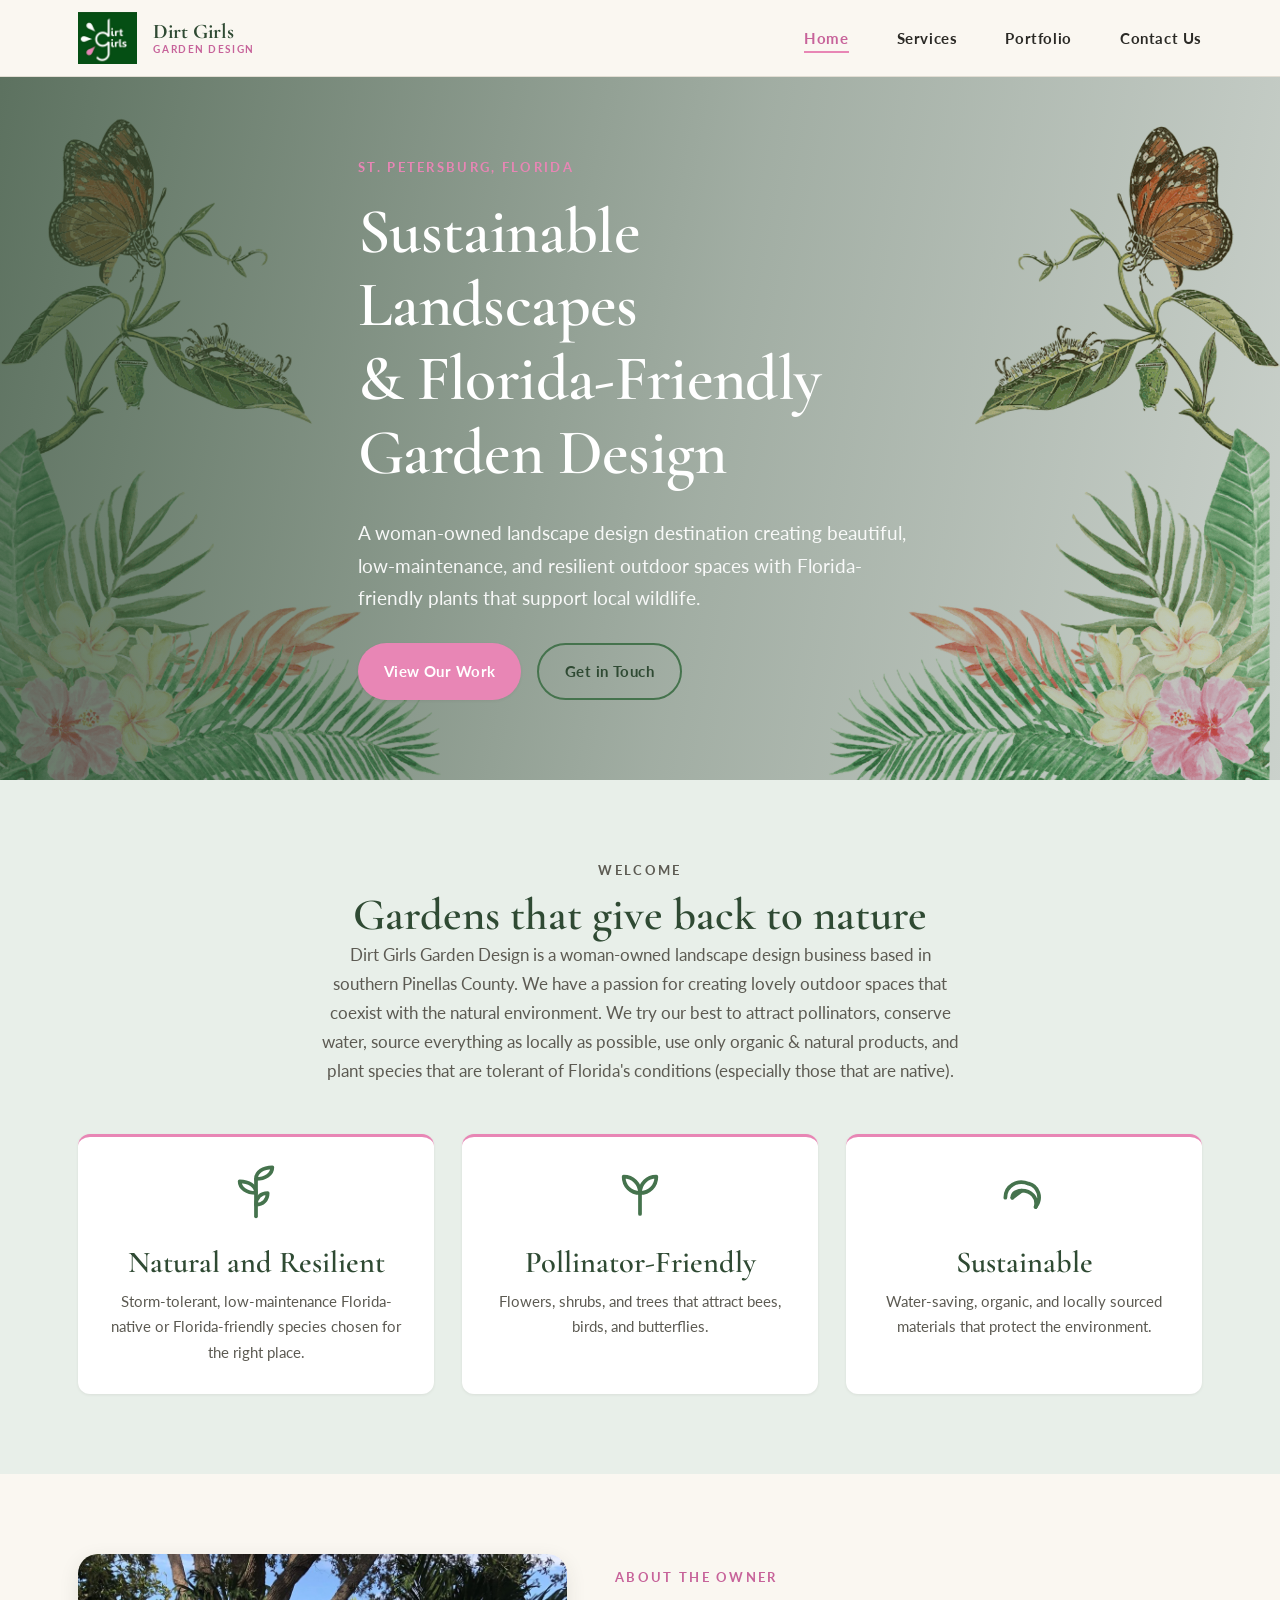
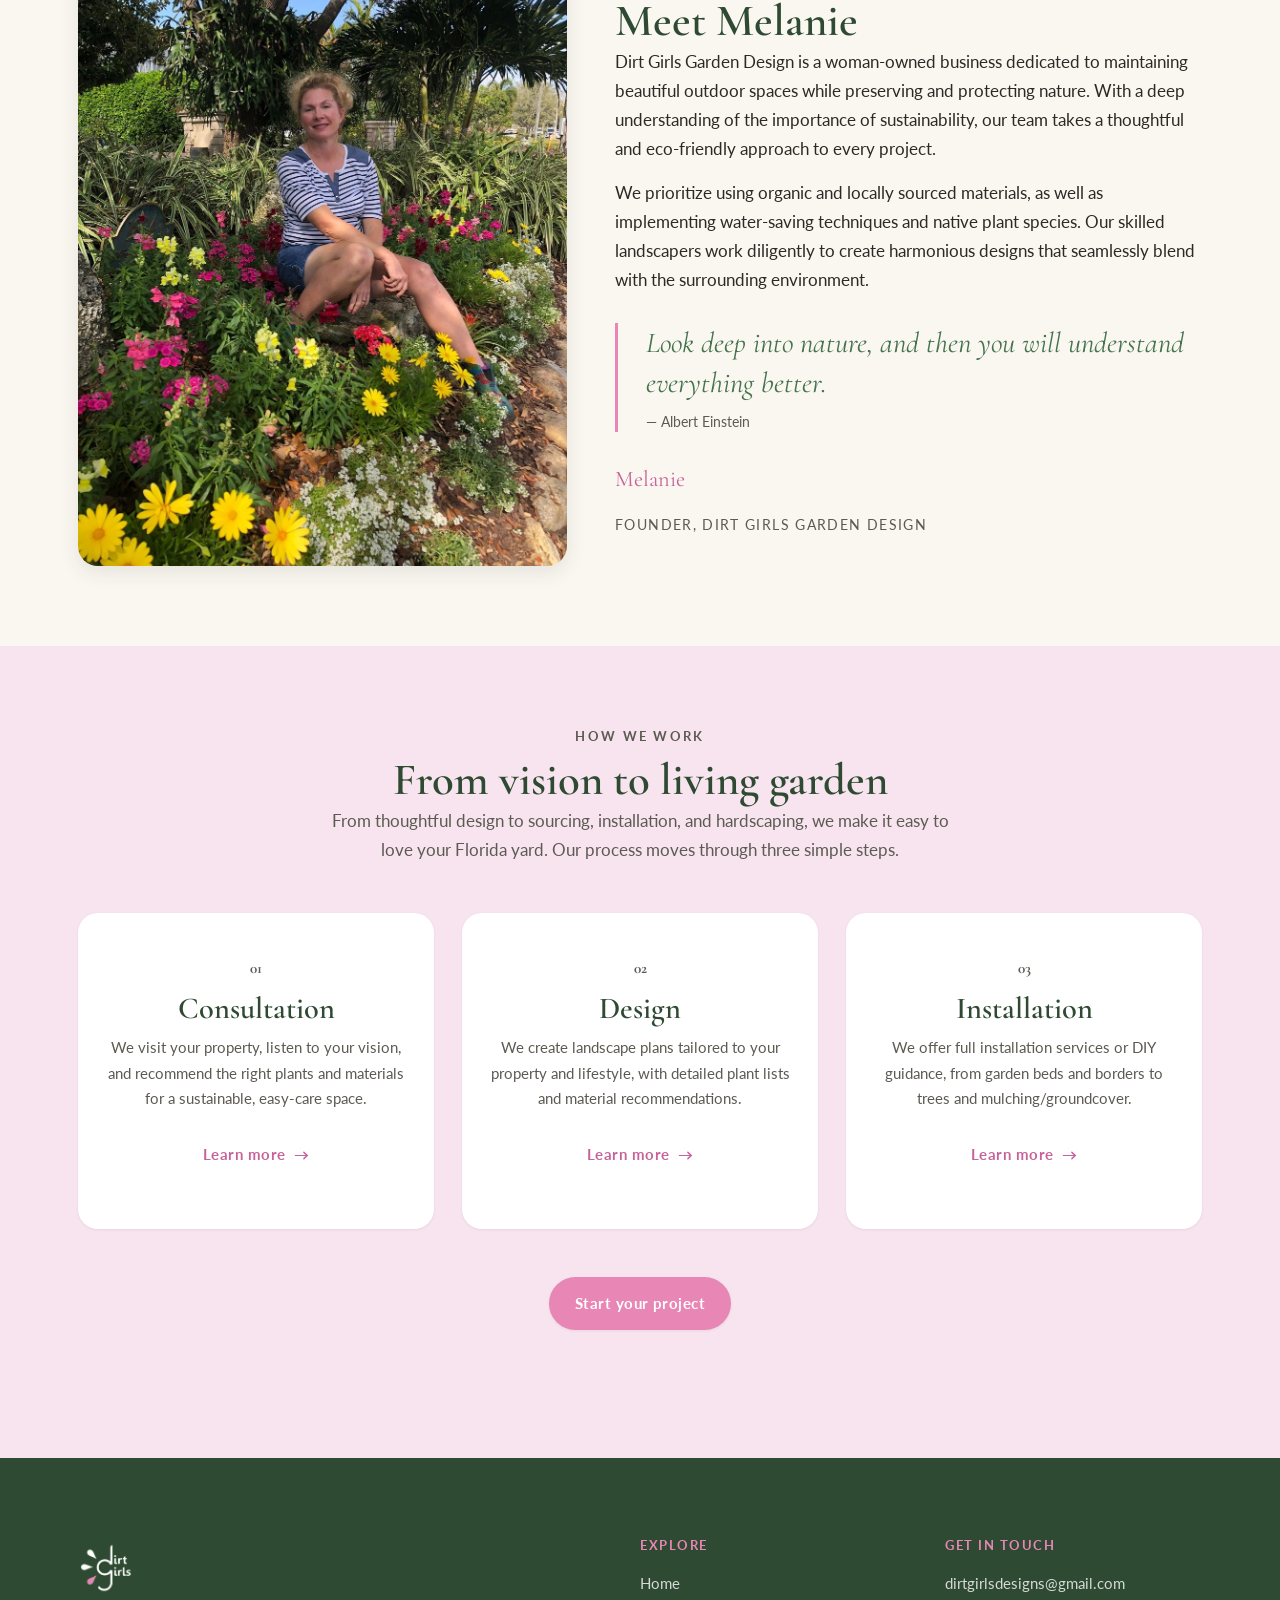
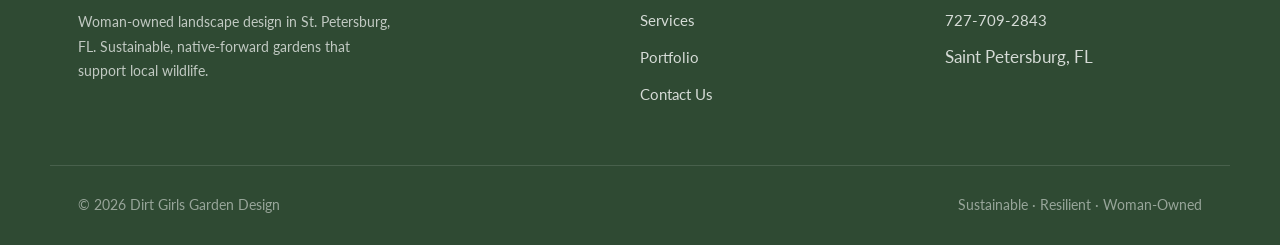
<file: index.html>
<!DOCTYPE html>
<html lang="en">
<head>
  <meta charset="UTF-8">
  <meta name="viewport" content="width=device-width, initial-scale=1.0">
  <title>Dirt Girls Garden Design | Sustainable Landscapes &amp; Native Plants in St. Petersburg, FL</title>
  <meta name="description" content="Woman-owned landscape design in St. Petersburg, FL. We create beautiful, sustainable outdoor spaces using Florida-native plants that support wildlife and conserve water.">
  <link rel="preconnect" href="https://fonts.googleapis.com">
  <link rel="preconnect" href="https://fonts.gstatic.com" crossorigin>
  <link href="https://fonts.googleapis.com/css2?family=Cormorant+Garamond:wght@500;600;700&family=Lato:wght@400;700&display=swap" rel="stylesheet">
  <link rel="stylesheet" href="css/styles.css">
  <link rel="icon" type="image/jpeg" href="assets/images/logo.jpg">
</head>
<body>
  <a class="skip-link" href="#main">Skip to content</a>

  <!-- ==================== Header ==================== -->
  <header class="site-header">
    <div class="container site-header__inner">
      <a class="site-header__logo" href="index.html" aria-label="Dirt Girls Garden Design — home">
        <img src="assets/images/logo.jpg" alt="Dirt Girls Garden Design logo" width="52" height="45">
        <span class="site-header__logo-text">
          Dirt Girls
          <span>Garden Design</span>
        </span>
      </a>
      <nav aria-label="Primary">
        <button class="nav-toggle" aria-expanded="false" aria-controls="primary-nav" aria-label="Toggle menu">
          <span></span><span></span><span></span>
        </button>
        <ul class="nav-list" id="primary-nav" data-open="false">
          <li><a href="index.html" aria-current="page">Home</a></li>
          <li><a href="services.html">Services</a></li>
          <li><a href="portfolio.html">Portfolio</a></li>
          <li><a href="contact.html">Contact Us</a></li>
        </ul>
      </nav>
    </div>
  </header>

  <!-- ==================== Main content ==================== -->
  <main id="main">

    <!-- Hero — full-bleed garden image with overlay and call-to-action buttons -->
    <section class="hero" aria-label="Welcome">
      <img class="hero__image" src="assets/images/hero-garden.png" alt="Home watermark" fetchpriority="high">
      <div class="hero__overlay"></div>
      <div class="container hero__content">
        <p class="hero__eyebrow eyebrow">St. Petersburg, Florida</p>
        <h1>Sustainable Landscapes<br>&amp; Florida-Friendly Garden Design</h1>
        <p class="hero__lead">A woman-owned landscape design destination creating beautiful, low-maintenance, and resilient outdoor spaces with Florida-friendly plants that support local wildlife.</p>
        <div class="hero__actions">
          <a class="button button--primary" href="portfolio.html">View Our Work</a>
          <a class="button button--secondary" href="contact.html">Get in Touch</a>
        </div>
      </div>
    </section>

    <section class="section section--tint-green" aria-label="What we do">
      <div class="container">
        <div class="section__header">
          <p class="eyebrow">Welcome</p>
          <h2>Gardens that give back to nature</h2>
          <p>Dirt Girls Garden Design is a woman-owned landscape design business based in southern Pinellas County. We have a passion for creating lovely outdoor spaces that coexist with the natural environment. We try our best to attract pollinators, conserve water, source everything as locally as possible, use only organic & natural products, and plant species that are tolerant of Florida's conditions (especially those that are native). </p>
        </div>
        <div class="pillars">
          <div class="pillar">
            <svg class="pillar__icon" viewBox="0 0 24 24" fill="none" stroke="currentColor" stroke-width="1.6" stroke-linecap="round" stroke-linejoin="round" aria-hidden="true">
              <path d="M12 22 C 12 16, 12 12, 12 6"/>
              <path d="M12 6 C 16 6, 19 4, 19 1 C 15 1, 12 3, 12 6 Z"/>
              <path d="M12 12 C 8 12, 5 10, 5 7 C 9 7, 12 9, 12 12 Z"/>
              <path d="M12 17 C 15 17, 17 15, 17 12 C 14 12, 12 14, 12 17 Z"/>
            </svg>
            <h3>Natural and Resilient</h3>
            <p>Storm-tolerant, low-maintenance Florida-native or Florida-friendly species chosen for the right place.</p>
          </div>
          <div class="pillar">
            <svg class="pillar__icon" viewBox="0 0 24 24" fill="none" stroke="currentColor" stroke-width="1.6" stroke-linecap="round" stroke-linejoin="round" aria-hidden="true">
              <path d="M12 12 C 12 8, 9 5, 5 5 C 5 9, 8 12, 12 12 Z"/>
              <path d="M12 12 C 12 8, 15 5, 19 5 C 19 9, 16 12, 12 12 Z"/>
              <path d="M12 12 L 12 21"/>
            </svg>
            <h3>Pollinator-Friendly</h3>
            <p>Flowers, shrubs, and trees that attract bees, birds, and butterflies.</p>
          </div>
          <div class="pillar">
            <svg class="pillar__icon" viewBox="0 0 24 24" fill="none" stroke="currentColor" stroke-width="1.6" stroke-linecap="round" stroke-linejoin="round" aria-hidden="true">
              <path d="M4 14 C 4 9, 9 6, 14 8 C 18 9, 20 14, 17 18"/>
              <path d="M17 18 C 18 14, 15 11, 11 11 C 9 11, 7 12, 7 14"/>
              <path d="M7 14 L 11 11"/>
            </svg>
            <h3>Sustainable</h3>
            <p>Water-saving, organic, and locally sourced materials that protect the environment.</p>
          </div>
        </div>
      </div>
    </section>

    <section class="section" aria-label="About the owner">
      <div class="container">
        <div class="about-panel">
          <div class="about-panel__image">
            <img src="assets/images/melanie-on-bench.jpg" alt="Melanie, founder of Dirt Girls Garden Design, sitting on a bench in a garden" loading="lazy">
          </div>
          <div class="about-panel__body">
            <p class="eyebrow">About the owner</p>
            <h2>Meet Melanie</h2>
            <p>Dirt Girls Garden Design is a woman-owned business dedicated to maintaining beautiful outdoor spaces while preserving and protecting nature. With a deep understanding of the importance of sustainability, our team takes a thoughtful and eco-friendly approach to every project.</p>
            <p>We prioritize using organic and locally sourced materials, as well as implementing water-saving techniques and native plant species. Our skilled landscapers work diligently to create harmonious designs that seamlessly blend with the surrounding environment.</p>
            <blockquote class="pullquote">
              Look deep into nature, and then you will understand everything better.
              <cite>— Albert Einstein</cite>
            </blockquote>
            <p class="about-panel__signature">Melanie</p>
            <p class="about-panel__role">Founder, Dirt Girls Garden Design</p>
          </div>
        </div>
      </div>
    </section>

    <section class="section section--tint-pink" aria-label="Our process">
      <div class="container">
        <div class="section__header">
          <p class="eyebrow">How we work</p>
          <h2>From vision to living garden</h2>
          <p>From thoughtful design to sourcing, installation, and hardscaping, we make it easy to love your Florida yard. Our process moves through three simple steps.</p>
        </div>
        <div class="process">
          <article class="process-step">
            <p class="process-step__number">01</p>
            <h3>Consultation</h3>
            <p>We visit your property, listen to your vision, and recommend the right plants and materials for a sustainable, easy-care space.</p>
            <a class="button button--ghost" href="services.html#consultation">Learn more</a>
          </article>
          <article class="process-step">
            <p class="process-step__number">02</p>
            <h3>Design</h3>
            <p>We create landscape plans tailored to your property and lifestyle, with detailed plant lists and material recommendations.</p>
            <a class="button button--ghost" href="services.html#design">Learn more</a>
          </article>
          <article class="process-step">
            <p class="process-step__number">03</p>
            <h3>Installation</h3>
            <p>We offer full installation services or DIY guidance, from garden beds and borders to trees and mulching/groundcover.</p>
            <a class="button button--ghost" href="services.html#installation">Learn more</a>
          </article>
        </div>
        <div class="section__header" style="margin-top: var(--space-lg);">
          <a class="button button--primary" href="contact.html">Start your project</a>
        </div>
      </div>
    </section>

  </main>

  <!-- ==================== Footer ==================== -->
  <footer class="site-footer">
    <div class="container site-footer__inner">
      <div class="site-footer__brand">
        <img src="assets/images/logo-removebg-preview.png" alt="Dirt Girls Garden Design">
        <p>Woman-owned landscape design in St. Petersburg, FL. Sustainable, native-forward gardens that support local wildlife.</p>
      </div>
      <div>
        <h2 class="site-footer__heading">Explore</h2>
        <ul class="site-footer__links">
          <li><a href="index.html">Home</a></li>
          <li><a href="services.html">Services</a></li>
          <li><a href="portfolio.html">Portfolio</a></li>
          <li><a href="contact.html">Contact Us</a></li>
        </ul>
      </div>
      <div>
        <h2 class="site-footer__heading">Get in touch</h2>
        <ul class="site-footer__links">
          <li><a href="mailto:dirtgirlsdesigns@gmail.com">dirtgirlsdesigns@gmail.com</a></li>
          <li><a href="tel:+17277092843">727-709-2843</a></li>
          <li>Saint Petersburg, FL</li>
        </ul>
      </div>
    </div>
    <div class="container site-footer__bottom">
      <span>&copy; <span id="footer-year">2026</span> Dirt Girls Garden Design</span>
      <span>Sustainable &middot; Resilient &middot; Woman-Owned</span>
    </div>
  </footer>

  <script src="js/navigation.js" defer></script>
  <script>
    document.getElementById('footer-year').textContent = new Date().getFullYear();
  </script>
</body>
</html>
</file>
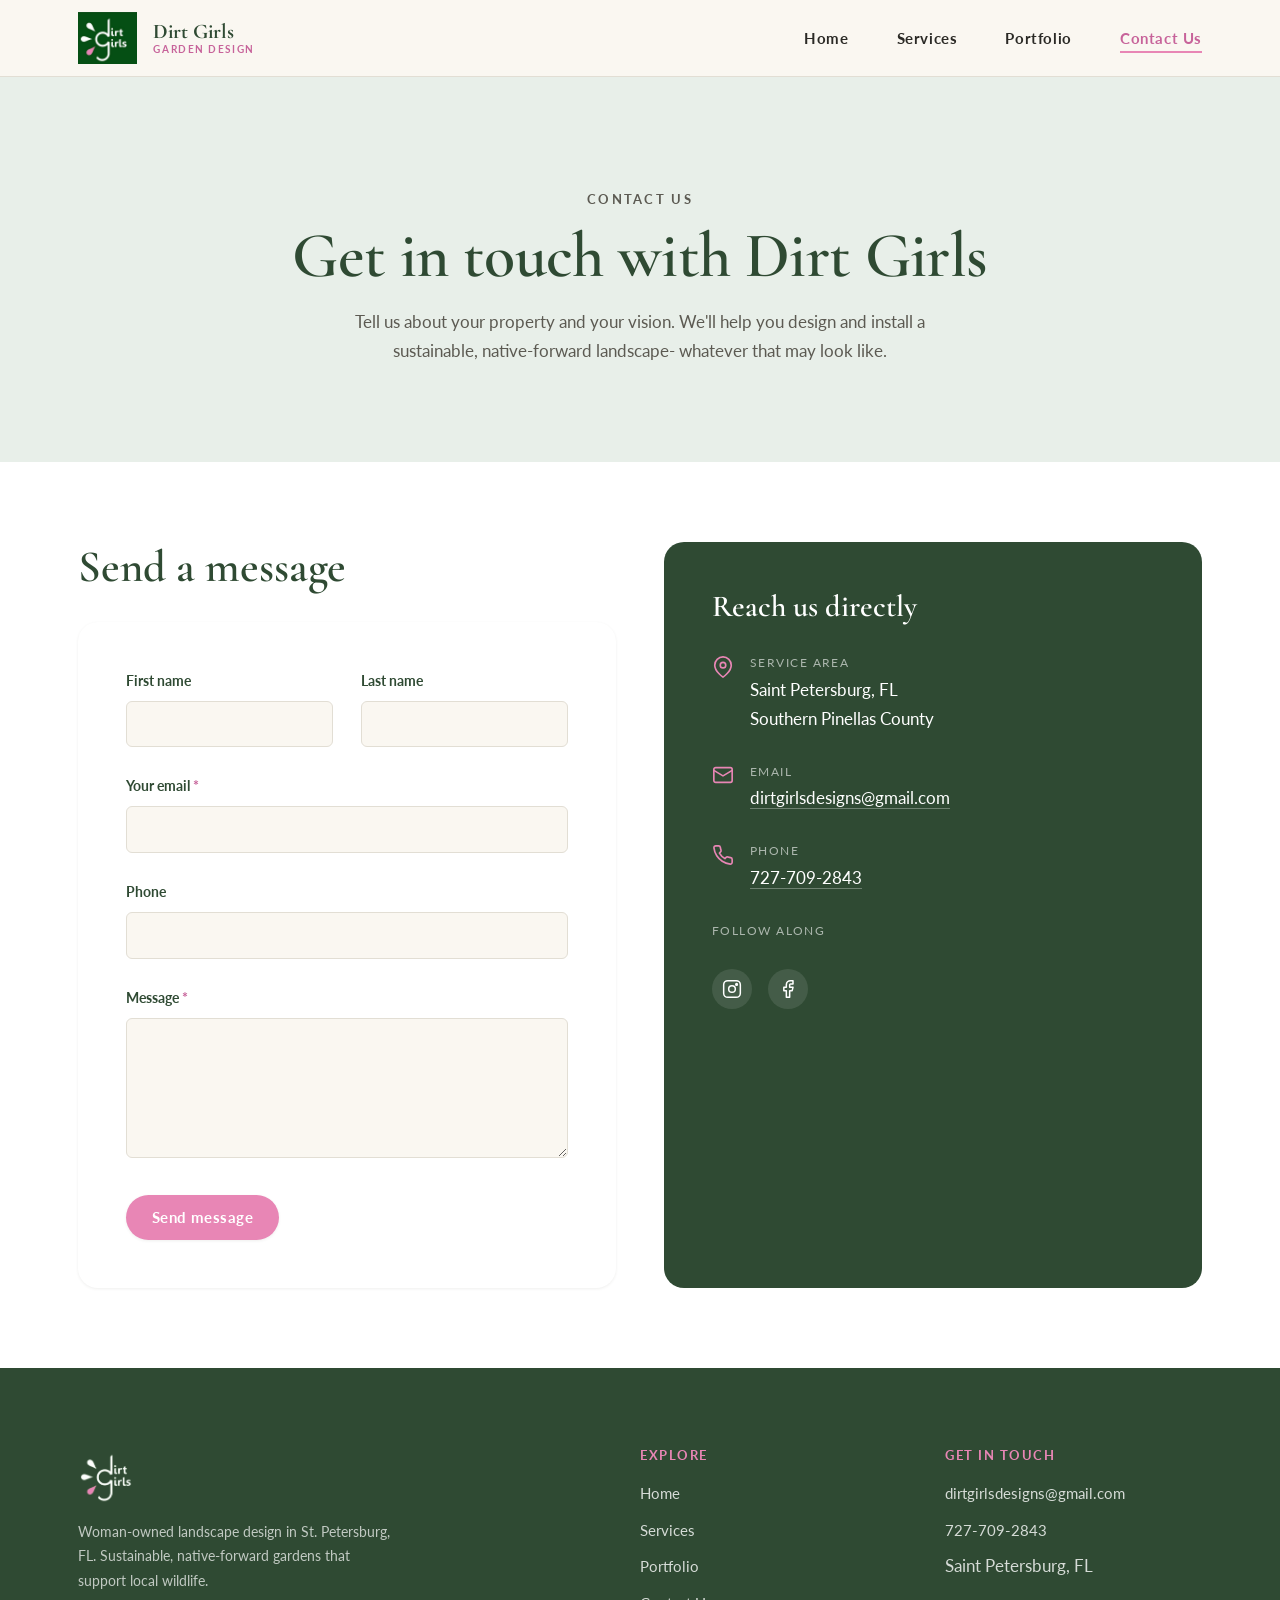
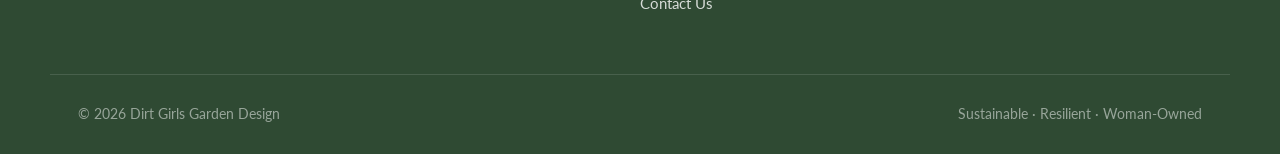
<file: contact.html>
<!DOCTYPE html>
<html lang="en">
<head>
  <meta charset="UTF-8">
  <meta name="viewport" content="width=device-width, initial-scale=1.0">
  <title>Contact Us | Dirt Girls Garden Design — St. Petersburg, FL</title>
  <meta name="description" content="Get in touch with Dirt Girls Garden Design in St. Petersburg, FL. Request a consultation, design, or installation for your sustainable native-plant landscape.">
  <link rel="preconnect" href="https://fonts.googleapis.com">
  <link rel="preconnect" href="https://fonts.gstatic.com" crossorigin>
  <link href="https://fonts.googleapis.com/css2?family=Cormorant+Garamond:wght@500;600;700&family=Lato:wght@400;700&display=swap" rel="stylesheet">
  <link rel="stylesheet" href="css/styles.css">
  <link rel="icon" type="image/jpeg" href="assets/images/logo.jpg">
</head>
<body>
  <a class="skip-link" href="#main">Skip to content</a>

  <!-- ==================== Header ==================== -->
  <header class="site-header">
    <div class="container site-header__inner">
      <a class="site-header__logo" href="index.html" aria-label="Dirt Girls Garden Design — home">
        <img src="assets/images/logo.jpg" alt="Dirt Girls Garden Design logo" width="52" height="45">
        <span class="site-header__logo-text">
          Dirt Girls
          <span>Garden Design</span>
        </span>
      </a>
      <nav aria-label="Primary">
        <button class="nav-toggle" aria-expanded="false" aria-controls="primary-nav" aria-label="Toggle menu">
          <span></span><span></span><span></span>
        </button>
        <ul class="nav-list" id="primary-nav" data-open="false">
          <li><a href="index.html">Home</a></li>
          <li><a href="services.html">Services</a></li>
          <li><a href="portfolio.html">Portfolio</a></li>
          <li><a href="contact.html" aria-current="page">Contact Us</a></li>
        </ul>
      </nav>
    </div>
  </header>

  <!-- ==================== Main content ==================== -->
  <main id="main">

    <!-- Page header — hero-garden background (cropped to upper portion) with light overlay.
         Original green text colors preserved for readability. -->
    <section class="page-header section--tint-green" aria-label="Contact">
      <div class="container">
        <p class="eyebrow">Contact Us</p>
        <h1>Get in touch with Dirt Girls</h1>
        <p>Tell us about your property and your vision. We'll help you design and install a sustainable, native-forward landscape- whatever that may look like.</p>
      </div>
    </section>

    <section class="section section--paper" aria-label="Contact form and details">
      <div class="container">
        <div class="contact-grid">

          <div class="form-wrapper">
            <h2 style="margin-bottom: var(--space-md);">Send a message</h2>
            <!-- Contact form — submits to Web3Forms (no backend required). -->
            <form class="form" id="contact-form" action="https://api.web3forms.com/submit" method="POST" novalidate>
              <!-- FormSubmit hidden configuration fields -->
              <input type="hidden" name="subject" value="New inquiry from dirtgirlsgardendesign.com">
              <input type="hidden" name="access_key" value="8c0f2733-2ece-413c-acfc-e7cbd12ebd72">
              <input type="checkbox" name="botcheck" style="display: none;">
              <div class="form__row">
                <div class="form__field">
                  <label class="form__label" for="first-name">First name</label>
                  <input class="form__input" type="text" id="first-name" name="first-name" autocomplete="given-name">
                  <p class="form__error">Please enter your first name.</p>
                </div>
                <div class="form__field">
                  <label class="form__label" for="last-name">Last name</label>
                  <input class="form__input" type="text" id="last-name" name="last-name" autocomplete="family-name">
                  <p class="form__error">Please enter your last name.</p>
                </div>
              </div>
              <div class="form__field">
                <label class="form__label" for="email">Your email <span class="required">*</span></label>
                <input class="form__input" type="email" id="email" name="email" autocomplete="email" required>
                <p class="form__error">Please enter a valid email address.</p>
              </div>
              <div class="form__field">
                <label class="form__label" for="phone">Phone</label>
                <input class="form__input" type="tel" id="phone" name="phone" autocomplete="tel">
              </div>
              <div class="form__field">
                <label class="form__label" for="message">Message <span class="required">*</span></label>
                <textarea class="form__textarea" id="message" name="message" required></textarea>
                <p class="form__error">Please tell us a little about your project.</p>
              </div>
              <button class="button button--primary" type="submit">Send message</button>
              <p class="form__status" id="form-status" role="status" aria-live="polite"></p>
            </form>
          </div>

          <aside class="contact-info" aria-label="Contact details">
            <h3>Reach us directly</h3>

            <div class="contact-info__item">
              <svg viewBox="0 0 24 24" fill="none" stroke="currentColor" stroke-width="1.8" stroke-linecap="round" stroke-linejoin="round" aria-hidden="true">
                <path d="M21 10c0 7-9 13-9 13s-9-6-9-13a9 9 0 0 1 18 0z"/>
                <circle cx="12" cy="10" r="3"/>
              </svg>
              <div>
                <span class="contact-info__label">Service area</span>
                <span class="contact-info__value">Saint Petersburg, FL<br>Southern Pinellas County</span>
              </div>
            </div>

            <div class="contact-info__item">
              <svg viewBox="0 0 24 24" fill="none" stroke="currentColor" stroke-width="1.8" stroke-linecap="round" stroke-linejoin="round" aria-hidden="true">
                <rect x="2" y="4" width="20" height="16" rx="2"/>
                <path d="m22 7-10 6L2 7"/>
              </svg>
              <div>
                <span class="contact-info__label">Email</span>
                <span class="contact-info__value"><a href="mailto:dirtgirlsdesigns@gmail.com">dirtgirlsdesigns@gmail.com</a></span>
              </div>
            </div>

            <div class="contact-info__item">
              <svg viewBox="0 0 24 24" fill="none" stroke="currentColor" stroke-width="1.8" stroke-linecap="round" stroke-linejoin="round" aria-hidden="true">
                <path d="M22 16.92v3a2 2 0 0 1-2.18 2 19.79 19.79 0 0 1-8.63-3.07 19.5 19.5 0 0 1-6-6 19.79 19.79 0 0 1-3.07-8.67A2 2 0 0 1 4.11 2h3a2 2 0 0 1 2 1.72c.13.96.36 1.9.7 2.81a2 2 0 0 1-.45 2.11L8.09 9.91a16 16 0 0 0 6 6l1.27-1.27a2 2 0 0 1 2.11-.45c.91.34 1.85.57 2.81.7A2 2 0 0 1 22 16.92z"/>
              </svg>
              <div>
                <span class="contact-info__label">Phone</span>
                <span class="contact-info__value"><a href="tel:+17277092843">727-709-2843</a></span>
              </div>
            </div>

            <div>
              <span class="contact-info__label" style="display:block; margin-bottom: var(--space-sm);">Follow along</span>
              <!-- Replace hrefs below with the real Dirt Girls social media URLs -->
              <div class="contact-social">
                <a href="#" aria-label="Dirt Girls on Instagram">
                  <svg viewBox="0 0 24 24" fill="none" stroke="currentColor" stroke-width="1.8" stroke-linecap="round" stroke-linejoin="round" aria-hidden="true">
                    <rect x="2" y="2" width="20" height="20" rx="5"/>
                    <circle cx="12" cy="12" r="4"/>
                    <circle cx="17.5" cy="6.5" r="1" fill="currentColor"/>
                  </svg>
                </a>
                <a href="#" aria-label="Dirt Girls on Facebook">
                  <svg viewBox="0 0 24 24" fill="none" stroke="currentColor" stroke-width="1.8" stroke-linecap="round" stroke-linejoin="round" aria-hidden="true">
                    <path d="M18 2h-3a5 5 0 0 0-5 5v3H7v4h3v8h4v-8h3l1-4h-4V7a1 1 0 0 1 1-1h3z"/>
                  </svg>
                </a>
              </div>
            </div>
          </aside>

        </div>
      </div>
    </section>

  </main>

  <!-- ==================== Footer ==================== -->
  <footer class="site-footer">
    <div class="container site-footer__inner">
      <div class="site-footer__brand">
        <img src="assets/images/logo-removebg-preview.png" alt="Dirt Girls Garden Design">
        <p>Woman-owned landscape design in St. Petersburg, FL. Sustainable, native-forward gardens that support local wildlife.</p>
      </div>
      <div>
        <h2 class="site-footer__heading">Explore</h2>
        <ul class="site-footer__links">
          <li><a href="index.html">Home</a></li>
          <li><a href="services.html">Services</a></li>
          <li><a href="portfolio.html">Portfolio</a></li>
          <li><a href="contact.html">Contact Us</a></li>
        </ul>
      </div>
      <div>
        <h2 class="site-footer__heading">Get in touch</h2>
        <ul class="site-footer__links">
          <li><a href="mailto:dirtgirlsdesigns@gmail.com">dirtgirlsdesigns@gmail.com</a></li>
          <li><a href="tel:+17277092843">727-709-2843</a></li>
          <li>Saint Petersburg, FL</li>
        </ul>
      </div>
    </div>
    <div class="container site-footer__bottom">
      <span>&copy; <span id="footer-year">2026</span> Dirt Girls Garden Design</span>
      <span>Sustainable &middot; Resilient &middot; Woman-Owned</span>
    </div>
  </footer>

  <script src="js/navigation.js" defer></script>
  <script src="js/contactForm.js" defer></script>
  <script>
    document.getElementById('footer-year').textContent = new Date().getFullYear();
  </script>
</body>
</html>
</file>
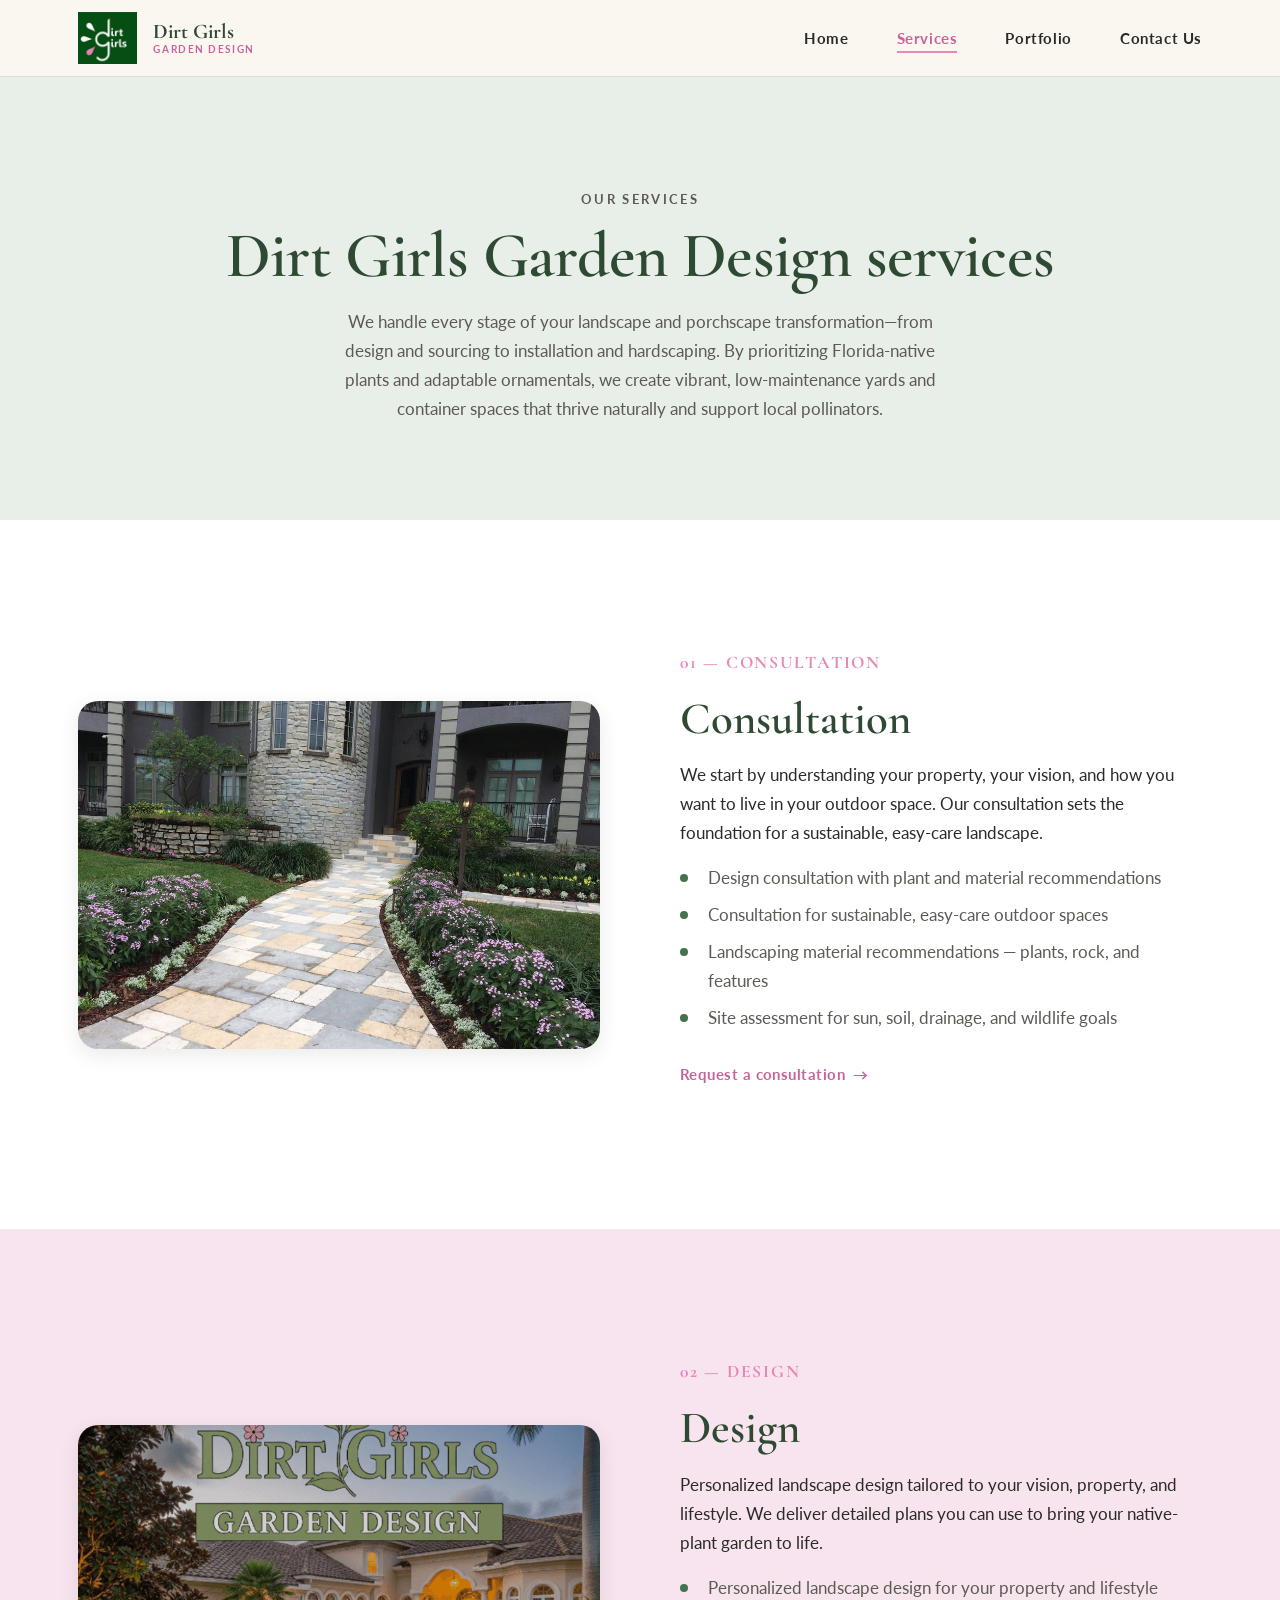
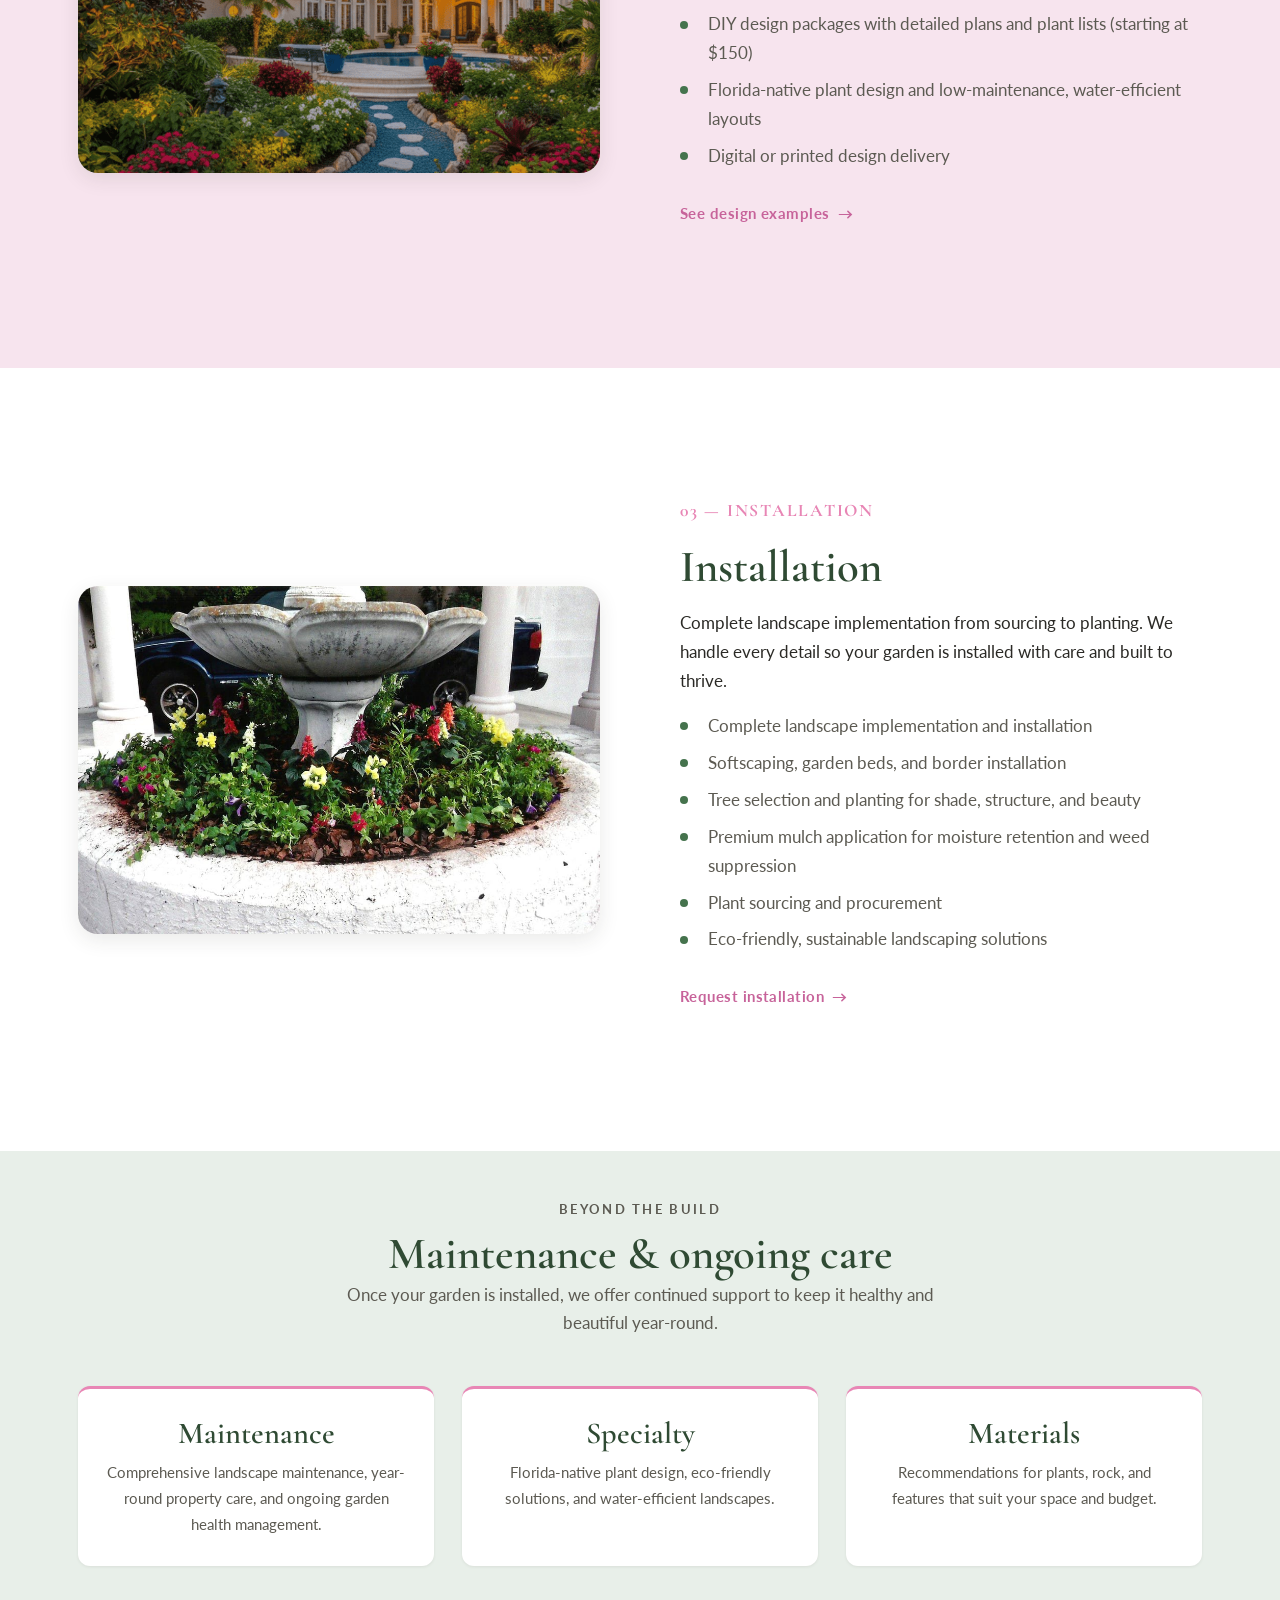
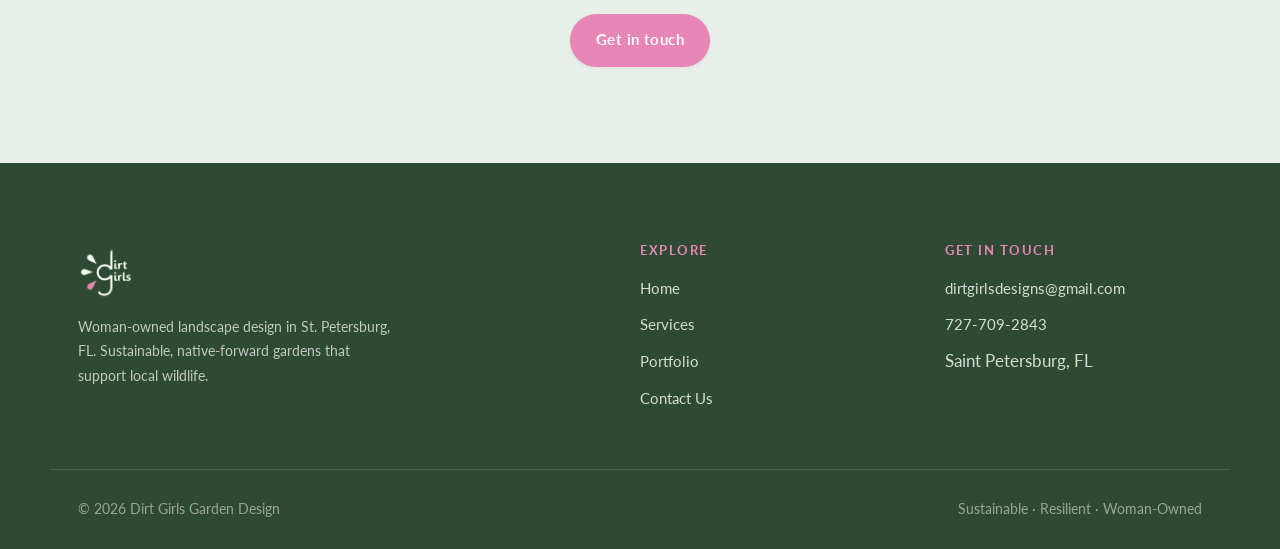
<file: services.html>
<!DOCTYPE html>
<html lang="en">
<head>
  <meta charset="UTF-8">
  <meta name="viewport" content="width=device-width, initial-scale=1.0">
  <title>Services | Dirt Girls Garden Design — Consultation, Design &amp; Installation</title>
  <meta name="description" content="Landscape services from Dirt Girls Garden Design: consultation, personalized native-plant design, and complete installation in St. Petersburg, FL.">
  <link rel="preconnect" href="https://fonts.googleapis.com">
  <link rel="preconnect" href="https://fonts.gstatic.com" crossorigin>
  <link href="https://fonts.googleapis.com/css2?family=Cormorant+Garamond:wght@500;600;700&family=Lato:wght@400;700&display=swap" rel="stylesheet">
  <link rel="stylesheet" href="css/styles.css">
  <link rel="icon" type="image/jpeg" href="assets/images/logo.jpg">
</head>
<body>
  <a class="skip-link" href="#main">Skip to content</a>

  <!-- ==================== Header ==================== -->
  <header class="site-header">
    <div class="container site-header__inner">
      <a class="site-header__logo" href="index.html" aria-label="Dirt Girls Garden Design — home">
        <img src="assets/images/logo.jpg" alt="Dirt Girls Garden Design logo" width="52" height="45">
        <span class="site-header__logo-text">
          Dirt Girls
          <span>Garden Design</span>
        </span>
      </a>
      <nav aria-label="Primary">
        <button class="nav-toggle" aria-expanded="false" aria-controls="primary-nav" aria-label="Toggle menu">
          <span></span><span></span><span></span>
        </button>
        <ul class="nav-list" id="primary-nav" data-open="false">
          <li><a href="index.html">Home</a></li>
          <li><a href="services.html" aria-current="page">Services</a></li>
          <li><a href="portfolio.html">Portfolio</a></li>
          <li><a href="contact.html">Contact Us</a></li>
        </ul>
      </nav>
    </div>
  </header>

  <!-- ==================== Main content ==================== -->
  <main id="main">

    <!-- Page header — hero-garden background (cropped to upper portion) with light overlay.
         Original green text colors preserved for readability. -->
    <section class="page-header section--tint-green" aria-label="Services">
      <div class="container">
        <p class="eyebrow">Our Services</p>
        <h1>Dirt Girls Garden Design services</h1>
        <p>We handle every stage of your landscape and porchscape transformation—from design and sourcing to installation and hardscaping. By prioritizing Florida-native plants and adaptable ornamentals, we create vibrant, low-maintenance yards and container spaces that thrive naturally and support local pollinators.</p>
      </div>
    </section>

    <section class="section section--paper" id="consultation" aria-labelledby="consultation-heading">
      <div class="container">
        <div class="service">
          <div class="service__image">
            <img src="assets/images/portfolio-0799.jpg" alt="A completed native landscape ready for consultation" loading="lazy">
          </div>
          <div class="service__body">
            <p class="service__number">01 &mdash; CONSULTATION</p>
            <h2 id="consultation-heading">Consultation</h2>
            <p>We start by understanding your property, your vision, and how you want to live in your outdoor space. Our consultation sets the foundation for a sustainable, easy-care landscape.</p>
            <ul class="service__list">
              <li>Design consultation with plant and material recommendations</li>
              <li>Consultation for sustainable, easy-care outdoor spaces</li>
              <li>Landscaping material recommendations — plants, rock, and features</li>
              <li>Site assessment for sun, soil, drainage, and wildlife goals</li>
            </ul>
            <a class="button button--ghost" href="contact.html">Request a consultation</a>
          </div>
        </div>
      </div>
    </section>

    <section class="section section--tint-pink" id="design" aria-labelledby="design-heading">
      <div class="container">
        <div class="service service--reverse">
          <div class="service__image">
            <img src="assets/images/blue-pathway-flowers.png" alt="A designed garden pathway bordered by native flowers" loading="lazy">
          </div>
          <div class="service__body">
            <p class="service__number">02 &mdash; DESIGN</p>
            <h2 id="design-heading">Design</h2>
            <p>Personalized landscape design tailored to your vision, property, and lifestyle. We deliver detailed plans you can use to bring your native-plant garden to life.</p>
            <ul class="service__list">
              <li>Personalized landscape design for your property and lifestyle</li>
              <li>DIY design packages with detailed plans and plant lists (starting at $150)</li>
              <li>Florida-native plant design and low-maintenance, water-efficient layouts</li>
              <li>Digital or printed design delivery</li>
            </ul>
            <a class="button button--ghost" href="portfolio.html">See design examples</a>
          </div>
        </div>
      </div>
    </section>

    <section class="section section--paper" id="installation" aria-labelledby="installation-heading">
      <div class="container">
        <div class="service">
          <div class="service__image">
            <img src="assets/images/container-garden.jpg" alt="An installed container garden with native plants" loading="lazy">
          </div>
          <div class="service__body">
            <p class="service__number">03 &mdash; INSTALLATION</p>
            <h2 id="installation-heading">Installation</h2>
            <p>Complete landscape implementation from sourcing to planting. We handle every detail so your garden is installed with care and built to thrive.</p>
            <ul class="service__list">
              <li>Complete landscape implementation and installation</li>
              <li>Softscaping, garden beds, and border installation</li>
              <li>Tree selection and planting for shade, structure, and beauty</li>
              <li>Premium mulch application for moisture retention and weed suppression</li>
              <li>Plant sourcing and procurement</li>
              <li>Eco-friendly, sustainable landscaping solutions</li>
            </ul>
            <a class="button button--ghost" href="contact.html">Request installation</a>
          </div>
        </div>
      </div>
    </section>

    <section class="section section--tint-green section--tight" aria-label="Maintenance and additional services">
      <div class="container">
        <div class="section__header">
          <p class="eyebrow">Beyond the build</p>
          <h2>Maintenance &amp; ongoing care</h2>
          <p>Once your garden is installed, we offer continued support to keep it healthy and beautiful year-round.</p>
        </div>
        <div class="pillars">
          <div class="pillar">
            <h3>Maintenance</h3>
            <p>Comprehensive landscape maintenance, year-round property care, and ongoing garden health management.</p>
          </div>
          <div class="pillar">
            <h3>Specialty</h3>
            <p>Florida-native plant design, eco-friendly solutions, and water-efficient landscapes.</p>
          </div>
          <div class="pillar">
            <h3>Materials</h3>
            <p>Recommendations for plants, rock, and features that suit your space and budget.</p>
          </div>
        </div>
        <div class="section__header" style="margin-top: var(--space-lg);">
          <a class="button button--primary" href="contact.html">Get in touch</a>
        </div>
      </div>
    </section>

  </main>

  <!-- ==================== Footer ==================== -->
  <footer class="site-footer">
    <div class="container site-footer__inner">
      <div class="site-footer__brand">
        <img src="assets/images/logo-removebg-preview.png" alt="Dirt Girls Garden Design">
        <p>Woman-owned landscape design in St. Petersburg, FL. Sustainable, native-forward gardens that support local wildlife.</p>
      </div>
      <div>
        <h2 class="site-footer__heading">Explore</h2>
        <ul class="site-footer__links">
          <li><a href="index.html">Home</a></li>
          <li><a href="services.html">Services</a></li>
          <li><a href="portfolio.html">Portfolio</a></li>
          <li><a href="contact.html">Contact Us</a></li>
        </ul>
      </div>
      <div>
        <h2 class="site-footer__heading">Get in touch</h2>
        <ul class="site-footer__links">
          <li><a href="mailto:dirtgirlsdesigns@gmail.com">dirtgirlsdesigns@gmail.com</a></li>
          <li><a href="tel:+17277092843">727-709-2843</a></li>
          <li>Saint Petersburg, FL</li>
        </ul>
      </div>
    </div>
    <div class="container site-footer__bottom">
      <span>&copy; <span id="footer-year">2026</span> Dirt Girls Garden Design</span>
      <span>Sustainable &middot; Resilient &middot; Woman-Owned</span>
    </div>
  </footer>

  <script src="js/navigation.js" defer></script>
  <script>
    document.getElementById('footer-year').textContent = new Date().getFullYear();
  </script>
</body>
</html>
</file>
<file: css/styles.css>
/* ============================================================
   Dirt Girls Garden Design — Stylesheet
   ------------------------------------------------------------
   Brand colors sampled from logo: pink #E886B5, green #45734D.
   Design tokens (CSS custom properties) defined in :root below
   control palette, spacing, typography, and motion across the
   entire site. Sections are organized top-to-bottom in roughly
   the order elements appear on the page.
   ============================================================ */

/* ---------- Design tokens ---------- */
/* Centralized configuration for colors, spacing, typography, and motion.
   Changing a token here propagates everywhere it is referenced. */
:root {
  /* Brand palette (sampled from logo) */
  --pink: #E886B5;
  --pink-deep: #C7639A;
  --pink-soft: #F7E4EE;
  --green: #45734D;
  --green-deep: #2F4A33;
  --green-soft: #E8EFE9;

  /* Neutrals */
  --cream: #FAF7F1;
  --paper: #FFFFFF;
  --ink: #2B2A26;
  --ink-soft: #5C5A52;
  --line: #E2DED4;

  /* Effects */
  --shadow-sm: 0 1px 3px rgba(47, 46, 38, 0.08);
  --shadow-md: 0 6px 20px rgba(47, 46, 38, 0.10);
  --shadow-lg: 0 14px 40px rgba(47, 46, 38, 0.14);
  --radius-sm: 6px;
  --radius-md: 12px;
  --radius-lg: 20px;
  --radius-pill: 999px;

  /* Type */
  --font-serif: 'Cormorant Garamond', Georgia, 'Times New Roman', serif;
  --font-sans: 'Lato', system-ui, -apple-system, 'Segoe UI', Roboto, sans-serif;

  /* Spacing scale */
  --space-xs: 0.5rem;
  --space-sm: 1rem;
  --space-md: 1.75rem;
  --space-lg: 3rem;
  --space-xl: 5rem;
  --space-2xl: 7rem;

  /* Layout */
  --container-max: 1180px;
  --container-narrow: 880px;
  --header-height: 76px;

  /* Motion */
  --transition-fast: 150ms ease;
  --transition-base: 250ms ease;

  /* Breakpoints (reference only — CSS @media cannot use variables) */
  /* --bp-tablet: 768px;  --bp-desktop: 1024px;  --bp-wide: 1280px; */
}

/* ---------- Reset & base ---------- */
*,
*::before,
*::after {
  box-sizing: border-box;
  margin: 0;
  padding: 0;
}

html {
  scroll-behavior: smooth;
  scroll-padding-top: calc(var(--header-height) + 1rem);
  -webkit-text-size-adjust: 100%;
}

body {
  font-family: var(--font-sans);
  font-size: 1.0625rem;
  line-height: 1.7;
  color: var(--ink);
  background-color: var(--cream);
  -webkit-font-smoothing: antialiased;
  text-rendering: optimizeLegibility;
}

img {
  max-width: 100%;
  height: auto;
  display: block;
}

a {
  color: var(--pink-deep);
  text-decoration: none;
  transition: color var(--transition-fast);
}

a:hover {
  color: var(--green-deep);
}

ul {
  list-style: none;
}

button {
  font-family: inherit;
  cursor: pointer;
  border: none;
  background: none;
}

:focus-visible {
  outline: 3px solid var(--pink);
  outline-offset: 2px;
  border-radius: var(--radius-sm);
}

/* ---------- Typography ---------- */
h1,
h2,
h3,
h4 {
  font-family: var(--font-serif);
  font-weight: 600;
  line-height: 1.15;
  color: var(--green-deep);
}

h1 {
  font-size: clamp(2.4rem, 6vw, 4rem);
  letter-spacing: -0.01em;
}

h2 {
  font-size: clamp(1.9rem, 4vw, 2.8rem);
}

h3 {
  font-size: clamp(1.4rem, 2.5vw, 1.9rem);
}

h4 {
  font-size: 1.25rem;
}

p {
  margin-bottom: var(--space-sm);
}

.eyebrow {
  font-family: var(--font-sans);
  font-size: 0.8rem;
  font-weight: 700;
  letter-spacing: 0.18em;
  text-transform: uppercase;
  color: var(--pink-deep);
  margin-bottom: var(--space-xs);
}

.lead {
  font-size: 1.2rem;
  color: var(--ink-soft);
}

.pullquote {
  font-family: var(--font-serif);
  font-style: italic;
  font-size: clamp(1.3rem, 3vw, 1.8rem);
  line-height: 1.4;
  color: var(--green);
  border-left: 3px solid var(--pink);
  padding-left: var(--space-md);
  margin: var(--space-md) 0;
}

.pullquote cite {
  display: block;
  font-style: normal;
  font-size: 0.9rem;
  font-family: var(--font-sans);
  color: var(--ink-soft);
  margin-top: var(--space-xs);
}

/* ---------- Layout ---------- */
.container {
  width: 100%;
  max-width: var(--container-max);
  margin-inline: auto;
  padding-inline: var(--space-md);
}

.container--narrow {
  max-width: var(--container-narrow);
}

.section {
  padding-block: var(--space-xl);
  position: relative;
  overflow: hidden;
}

.section--tight {
  padding-block: var(--space-lg);
}

.section--tint-pink {
  background-color: var(--pink-soft);
}

.section--tint-green {
  background-color: var(--green-soft);
}

.section--paper {
  background-color: var(--paper);
}

.section__header {
  text-align: center;
  max-width: 640px;
  margin: 0 auto var(--space-lg);
}

.section__header p {
  color: var(--ink-soft);
}

/* ---------- Section container stacking ---------- */
/* Ensures section content sits above any positioned background elements. */
.section > .container {
  position: relative;
  z-index: 1;
}

/* ---------- Header & navigation ---------- */
.site-header {
  position: sticky;
  top: 0;
  z-index: 100;
  background-color: rgba(250, 247, 241, 0.95);
  backdrop-filter: blur(10px);
  border-bottom: 1px solid var(--line);
}

.site-header__inner {
  display: flex;
  align-items: center;
  justify-content: space-between;
  height: var(--header-height);
}

.site-header__logo {
  display: flex;
  align-items: center;
  gap: var(--space-sm);
}

.site-header__logo img {
  height: 52px;
  width: auto;
}

.site-header__logo-text {
  font-family: var(--font-serif);
  font-size: 1.3rem;
  font-weight: 700;
  color: var(--green-deep);
  line-height: 1.1;
}

.site-header__logo-text span {
  display: block;
  font-family: var(--font-sans);
  font-size: 0.65rem;
  letter-spacing: 0.15em;
  text-transform: uppercase;
  color: var(--pink-deep);
  font-weight: 700;
}

.nav-list {
  display: flex;
  align-items: center;
  gap: var(--space-lg);
}

.nav-list a {
  font-size: 0.95rem;
  font-weight: 700;
  letter-spacing: 0.04em;
  color: var(--ink);
  position: relative;
  padding-block: 0.25rem;
}

.nav-list a::after {
  content: '';
  position: absolute;
  left: 0;
  bottom: -2px;
  width: 0;
  height: 2px;
  background-color: var(--pink);
  transition: width var(--transition-base);
}

.nav-list a:hover::after,
.nav-list a[aria-current="page"]::after {
  width: 100%;
}

.nav-list a[aria-current="page"] {
  color: var(--pink-deep);
}

.nav-toggle {
  display: none;
  flex-direction: column;
  gap: 5px;
  padding: var(--space-xs);
}

.nav-toggle span {
  display: block;
  width: 26px;
  height: 2px;
  background-color: var(--green-deep);
  transition: transform var(--transition-base), opacity var(--transition-fast);
}

.nav-toggle[aria-expanded="true"] span:nth-child(1) {
  transform: translateY(7px) rotate(45deg);
}

.nav-toggle[aria-expanded="true"] span:nth-child(2) {
  opacity: 0;
}

.nav-toggle[aria-expanded="true"] span:nth-child(3) {
  transform: translateY(-7px) rotate(-45deg);
}

/* ---------- Buttons ---------- */
.button {
  display: inline-flex;
  align-items: center;
  gap: var(--space-xs);
  font-size: 0.95rem;
  font-weight: 700;
  letter-spacing: 0.03em;
  padding: 0.85rem 1.6rem;
  border-radius: var(--radius-pill);
  transition: transform var(--transition-fast), background-color var(--transition-fast),
    color var(--transition-fast), box-shadow var(--transition-fast);
}

.button--primary {
  background-color: var(--pink);
  color: var(--paper);
  box-shadow: var(--shadow-sm);
}

.button--primary:hover {
  background-color: var(--pink-deep);
  color: var(--paper);
  transform: translateY(-2px);
  box-shadow: var(--shadow-md);
}

.button--secondary {
  background-color: transparent;
  color: var(--green-deep);
  border: 2px solid var(--green);
}

.button--secondary:hover {
  background-color: var(--green);
  color: var(--paper);
  transform: translateY(-2px);
}

.button--ghost {
  color: var(--pink-deep);
  padding-inline: 0;
}

.button--ghost::after {
  content: '\2192';
  transition: transform var(--transition-fast);
}

.button--ghost:hover::after {
  transform: translateX(4px);
}

/* ---------- Hero ---------- */
.hero {
  position: relative;
  min-height: min(82vh, 680px);
  display: flex;
  align-items: center;
  color: var(--paper);
  overflow: hidden;
}

.hero__image {
  position: absolute;
  inset: 0;
  width: 100%;
  height: 100%;
  object-fit: cover;
  z-index: 0;
}

.hero__overlay {
  position: absolute;
  inset: 0;
  background: linear-gradient(
    100deg,
    rgba(47, 74, 51, 0.78) 0%,
    rgba(47, 74, 51, 0.45) 55%,
    rgba(47, 74, 51, 0.25) 100%
  );
  z-index: 1;
}

.hero__content {
  position: relative;
  z-index: 2;
  max-width: 620px;
  padding-block: var(--space-xl);
}

.hero__eyebrow {
  color: var(--pink);
  margin-bottom: var(--space-sm);
}

.hero h1 {
  color: var(--paper);
  margin-bottom: var(--space-md);
}

.hero__lead {
  font-size: 1.2rem;
  color: rgba(255, 255, 255, 0.92);
  margin-bottom: var(--space-md);
}

.hero__actions {
  display: flex;
  flex-wrap: wrap;
  gap: var(--space-sm);
}

/* ---------- Pillars ---------- */
.pillars {
  display: grid;
  gap: var(--space-md);
}

.pillar {
  text-align: center;
  padding: var(--space-md);
  border-radius: var(--radius-md);
  background-color: var(--paper);
  box-shadow: var(--shadow-sm);
  border-top: 3px solid var(--pink);
}

.pillar__icon {
  width: 56px;
  height: 56px;
  margin: 0 auto var(--space-sm);
  color: var(--green);
}

.pillar h3 {
  margin-bottom: var(--space-xs);
}

.pillar p {
  font-size: 0.95rem;
  color: var(--ink-soft);
  margin: 0;
}

/* ---------- About panel ---------- */
.about-panel {
  display: grid;
  gap: var(--space-lg);
  align-items: center;
}

.about-panel__image {
  border-radius: var(--radius-lg);
  overflow: hidden;
  box-shadow: var(--shadow-md);
  aspect-ratio: 4 / 5;
}

.about-panel__image img {
  width: 100%;
  height: 100%;
  object-fit: cover;
}

.about-panel__body .eyebrow {
  margin-bottom: var(--space-xs);
}

.about-panel__signature {
  margin-top: var(--space-md);
  font-family: var(--font-serif);
  font-size: 1.4rem;
  color: var(--pink-deep);
}

.about-panel__role {
  font-size: 0.85rem;
  letter-spacing: 0.1em;
  text-transform: uppercase;
  color: var(--ink-soft);
}

/* ---------- Process steps ---------- */
.process {
  display: grid;
  gap: var(--space-md);
}

.process-step {
  position: relative;
  padding: var(--space-lg) var(--space-md);
  border-radius: var(--radius-lg);
  background-color: var(--paper);
  box-shadow: var(--shadow-sm);
  text-align: center;
  transition: transform var(--transition-base), box-shadow var(--transition-base);
}

.process-step:hover {
  transform: translateY(-4px);
  box-shadow: var(--shadow-md);
}

.process-step__number {
  font-family: var(--font-serif);
  font-size: 2.6rem;
  font-weight: 700;
  color: var(--pink);
  line-height: 1;
  margin-bottom: var(--space-xs);
}

.process-step h3 {
  margin-bottom: var(--space-xs);
}

.process-step p {
  font-size: 0.95rem;
  color: var(--ink-soft);
  margin-bottom: var(--space-sm);
}

.process-step__arrow {
  display: inline-flex;
  align-items: center;
  justify-content: center;
  width: 40px;
  height: 40px;
  border-radius: var(--radius-pill);
  background-color: var(--green-soft);
  color: var(--green-deep);
  font-size: 1.2rem;
}

/* ---------- Page header ---------- */
/* Page headers use the hero-garden image as a background, cropped to the upper
   portion (butterfly/caterpillar) via object-position. A semi-transparent cream
   overlay keeps the original green text colors readable against the image. */
.page-header {
  position: relative;
  padding-block: var(--space-2xl) var(--space-xl);
  text-align: center;
  overflow: hidden;
}

/* .page-header > .container {
  position: relative;
  z-index: 2;
} */

.page-header h1 {
  margin-bottom: var(--space-sm);
}

.page-header p {
  color: var(--ink-soft);
  max-width: 600px;
  margin-inline: auto;
}

/* ---------- Gallery ---------- */
.gallery {
  display: grid;
  grid-template-columns: repeat(auto-fill, minmax(260px, 1fr));
  gap: var(--space-md);
  align-items: start;
}

.gallery__item {
  border-radius: var(--radius-md);
  overflow: hidden;
  box-shadow: var(--shadow-sm);
  cursor: pointer;
  background-color: var(--paper);
  transition: transform var(--transition-base), box-shadow var(--transition-base);
}

.gallery__item:hover {
  transform: translateY(-4px);
  box-shadow: var(--shadow-md);
}

.gallery__item:focus-visible {
  outline: 3px solid var(--pink);
  outline-offset: 3px;
}

.gallery__image {
  width: 100%;
  aspect-ratio: 4 / 3;
  object-fit: cover;
  transition: transform var(--transition-base);
}

.gallery__item:hover .gallery__image {
  transform: scale(1.04);
}

/* ---------- Lightbox ---------- */
.lightbox {
  position: fixed;
  inset: 0;
  z-index: 200;
  display: flex;
  align-items: center;
  justify-content: center;
  background-color: rgba(43, 42, 38, 0.88);
  padding: var(--space-md);
  opacity: 0;
  visibility: hidden;
  transition: opacity var(--transition-base), visibility var(--transition-base);
}

.lightbox[data-open="true"] {
  opacity: 1;
  visibility: visible;
}

.lightbox__dialog {
  position: relative;
  max-width: 1000px;
  max-height: 90vh;
  background-color: var(--paper);
  border-radius: var(--radius-md);
  overflow: hidden;
  box-shadow: var(--shadow-lg);
}

.lightbox__image {
  width: 100%;
  max-height: 78vh;
  object-fit: contain;
  display: block;
}

.lightbox__close {
  position: absolute;
  top: 0.75rem;
  right: 0.75rem;
  width: 40px;
  height: 40px;
  border-radius: var(--radius-pill);
  background-color: rgba(255, 255, 255, 0.9);
  color: var(--ink);
  font-size: 1.4rem;
  display: flex;
  align-items: center;
  justify-content: center;
  z-index: 2;
  transition: background-color var(--transition-fast);
}

.lightbox__close:hover {
  background-color: var(--pink);
  color: var(--paper);
}

.lightbox__nav {
  position: absolute;
  top: 50%;
  transform: translateY(-50%);
  width: 48px;
  height: 48px;
  border-radius: var(--radius-pill);
  background-color: rgba(255, 255, 255, 0.85);
  color: var(--ink);
  font-size: 1.5rem;
  display: flex;
  align-items: center;
  justify-content: center;
  z-index: 2;
  transition: background-color var(--transition-fast);
}

.lightbox__nav:hover {
  background-color: var(--pink);
  color: var(--paper);
}

.lightbox__nav--prev {
  left: 0.75rem;
}

.lightbox__nav--next {
  right: 0.75rem;
}

/* ---------- Service sections ---------- */
.service {
  display: grid;
  gap: var(--space-lg);
  align-items: center;
  padding-block: var(--space-lg);
}

.service__image {
  border-radius: var(--radius-lg);
  overflow: hidden;
  box-shadow: var(--shadow-md);
  aspect-ratio: 3 / 2;
}

.service__image img {
  width: 100%;
  height: 100%;
  object-fit: cover;
}

.service__number {
  font-family: var(--font-serif);
  font-size: 1.1rem;
  font-weight: 700;
  color: var(--pink);
  letter-spacing: 0.1em;
}

.service__body h2 {
  margin-bottom: var(--space-sm);
}

.service__body h3 {
  font-size: 1.3rem;
  margin-top: var(--space-md);
  margin-bottom: var(--space-xs);
}

.service__list {
  margin: var(--space-sm) 0;
}

.service__list li {
  position: relative;
  padding-left: var(--space-md);
  margin-bottom: var(--space-xs);
  color: var(--ink-soft);
}

.service__list li::before {
  content: '';
  position: absolute;
  left: 0;
  top: 0.6em;
  width: 8px;
  height: 8px;
  border-radius: var(--radius-pill);
  background-color: var(--green);
}

.service--reverse .service__image {
  order: 2;
}

/* ---------- Contact ---------- */
.contact-grid {
  display: grid;
  gap: var(--space-lg);
}

.contact-info {
  background-color: var(--green-deep);
  color: var(--paper);
  border-radius: var(--radius-lg);
  padding: var(--space-lg);
}

.contact-info h3 {
  color: var(--paper);
  margin-bottom: var(--space-md);
}

.contact-info__item {
  display: flex;
  align-items: flex-start;
  gap: var(--space-sm);
  margin-bottom: var(--space-md);
}

.contact-info__item svg {
  width: 22px;
  height: 22px;
  flex-shrink: 0;
  color: var(--pink);
  margin-top: 0.15em;
}

.contact-info__label {
  font-size: 0.75rem;
  letter-spacing: 0.12em;
  text-transform: uppercase;
  color: rgba(255, 255, 255, 0.6);
  display: block;
  margin-bottom: 0.15rem;
}

.contact-info__value {
  color: var(--paper);
}

.contact-info__value a {
  color: var(--paper);
  border-bottom: 1px solid rgba(255, 255, 255, 0.3);
}

.contact-info__value a:hover {
  color: var(--pink);
  border-bottom-color: var(--pink);
}

.contact-social {
  display: flex;
  gap: var(--space-sm);
  margin-top: var(--space-md);
}

.contact-social a {
  width: 40px;
  height: 40px;
  border-radius: var(--radius-pill);
  background-color: rgba(255, 255, 255, 0.1);
  display: flex;
  align-items: center;
  justify-content: center;
  color: var(--paper);
  transition: background-color var(--transition-fast);
}

.contact-social a:hover {
  background-color: var(--pink);
}

.contact-social svg {
  width: 20px;
  height: 20px;
}

/* ---------- Form ---------- */
.form {
  background-color: var(--paper);
  border-radius: var(--radius-lg);
  padding: var(--space-lg);
  box-shadow: var(--shadow-sm);
}

.form__field {
  margin-bottom: var(--space-md);
}

.form__row {
  display: grid;
  gap: var(--space-md);
}

.form__label {
  display: block;
  font-size: 0.85rem;
  font-weight: 700;
  color: var(--green-deep);
  margin-bottom: var(--space-xs);
}

.form__label .required {
  color: var(--pink-deep);
}

.form__input,
.form__textarea {
  width: 100%;
  font-family: var(--font-sans);
  font-size: 1rem;
  color: var(--ink);
  background-color: var(--cream);
  border: 1px solid var(--line);
  border-radius: var(--radius-sm);
  padding: 0.8rem 1rem;
  transition: border-color var(--transition-fast), box-shadow var(--transition-fast);
}

.form__input:focus,
.form__textarea:focus {
  outline: none;
  border-color: var(--pink);
  box-shadow: 0 0 0 3px rgba(232, 134, 181, 0.2);
}

.form__textarea {
  min-height: 140px;
  resize: vertical;
}

.form__error {
  display: none;
  font-size: 0.8rem;
  color: var(--pink-deep);
  margin-top: var(--space-xs);
}

.form__field[data-invalid="true"] .form__input,
.form__field[data-invalid="true"] .form__textarea {
  border-color: var(--pink-deep);
}

.form__field[data-invalid="true"] .form__error {
  display: block;
}

.form__status {
  margin-top: var(--space-md);
  padding: var(--space-sm) var(--space-md);
  border-radius: var(--radius-sm);
  font-size: 0.95rem;
  display: none;
}

.form__status[data-state="success"] {
  display: block;
  background-color: var(--green-soft);
  color: var(--green-deep);
}

.form__status[data-state="error"] {
  display: block;
  background-color: var(--pink-soft);
  color: var(--pink-deep);
}

/* ---------- Footer ---------- */
.site-footer {
  background-color: var(--green-deep);
  color: rgba(255, 255, 255, 0.8);
  padding-block: var(--space-xl) var(--space-md);
  position: relative;
  overflow: hidden;
}

.site-footer__inner {
  display: grid;
  gap: var(--space-lg);
}

/* Footer logo uses a pre-processed transparent PNG (logo-transparent.png) with
   the green background already removed. No CSS filter needed — the white text
   and pink teardrop display directly on the dark green footer. */
.site-footer__brand img {
  height: 56px;
  width: auto;
  margin-bottom: var(--space-sm);
}

.site-footer__brand p {
  font-size: 0.9rem;
  color: rgba(255, 255, 255, 0.7);
  max-width: 320px;
}

.site-footer__heading {
  font-family: var(--font-sans);
  font-size: 0.8rem;
  font-weight: 700;
  letter-spacing: 0.12em;
  text-transform: uppercase;
  color: var(--pink);
  margin-bottom: var(--space-sm);
}

.site-footer__links li {
  margin-bottom: var(--space-xs);
}

.site-footer__links a {
  color: rgba(255, 255, 255, 0.8);
  font-size: 0.95rem;
}

.site-footer__links a:hover {
  color: var(--pink);
}

.site-footer__bottom {
  margin-top: var(--space-lg);
  padding-top: var(--space-md);
  border-top: 1px solid rgba(255, 255, 255, 0.12);
  display: flex;
  flex-wrap: wrap;
  justify-content: space-between;
  gap: var(--space-sm);
  font-size: 0.85rem;
  color: rgba(255, 255, 255, 0.5);
}

/* ---------- Skip link ---------- */
.skip-link {
  position: absolute;
  left: -999px;
  top: 0;
  z-index: 300;
  background-color: var(--green-deep);
  color: var(--paper);
  padding: var(--space-sm) var(--space-md);
  border-radius: 0 0 var(--radius-sm) 0;
}

.skip-link:focus {
  left: 0;
}

/* ---------- Responsive ---------- */
@media (min-width: 768px) {
  .pillars {
    grid-template-columns: repeat(3, 1fr);
  }

  .about-panel {
    grid-template-columns: 1fr 1.2fr;
  }

  .process {
    grid-template-columns: repeat(3, 1fr);
  }

  .form__row {
    grid-template-columns: 1fr 1fr;
  }

  .contact-grid {
    grid-template-columns: 1fr 1fr;
  }

  .site-footer__inner {
    grid-template-columns: 2fr 1fr 1fr;
  }
}

@media (min-width: 1024px) {
  .service {
    grid-template-columns: 1fr 1fr;
    gap: var(--space-xl);
  }

  .service--reverse .service__image {
    order: -1;
  }
}

@media (max-width: 767px) {
  .nav-toggle {
    display: flex;
  }

  .nav-list {
    position: fixed;
    inset: var(--header-height) 0 auto 0;
    flex-direction: column;
    align-items: flex-start;
    gap: var(--space-xs);
    background-color: var(--cream);
    padding: var(--space-md);
    border-bottom: 1px solid var(--line);
    box-shadow: var(--shadow-md);
    transform: translateY(-120%);
    transition: transform var(--transition-base);
    z-index: 99;
  }

  .nav-list[data-open="true"] {
    transform: translateY(0);
  }

  .nav-list a {
    display: block;
    padding: var(--space-xs) 0;
    font-size: 1.1rem;
  }

  .site-header__logo-text {
    font-size: 1.1rem;
  }

  .hero__actions {
    flex-direction: column;
    align-items: stretch;
  }

  .hero__actions .button {
    justify-content: center;
  }
}

/* ---------- Motion preferences ---------- */
@media (prefers-reduced-motion: reduce) {
  html {
    scroll-behavior: auto;
  }

  *,
  *::before,
  *::after {
    animation-duration: 0.01ms !important;
    transition-duration: 0.01ms !important;
  }
}
</file>
